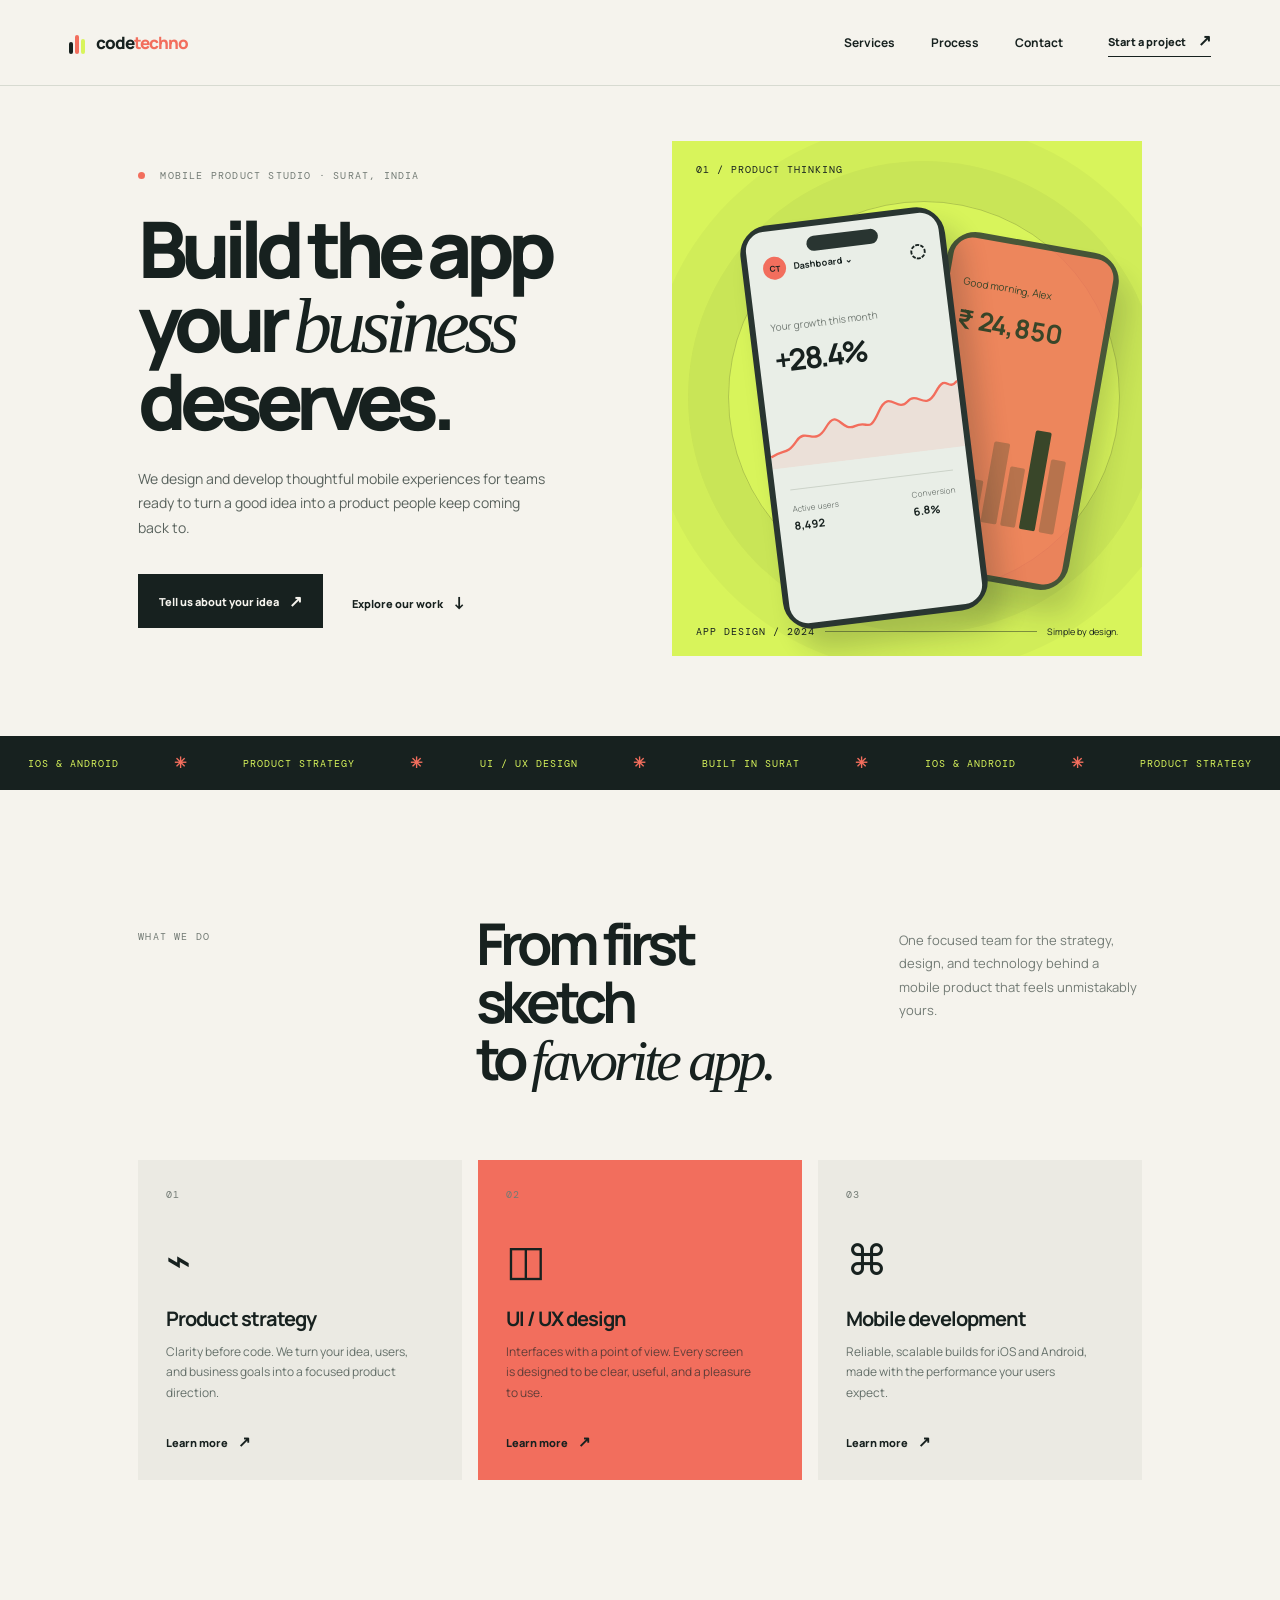
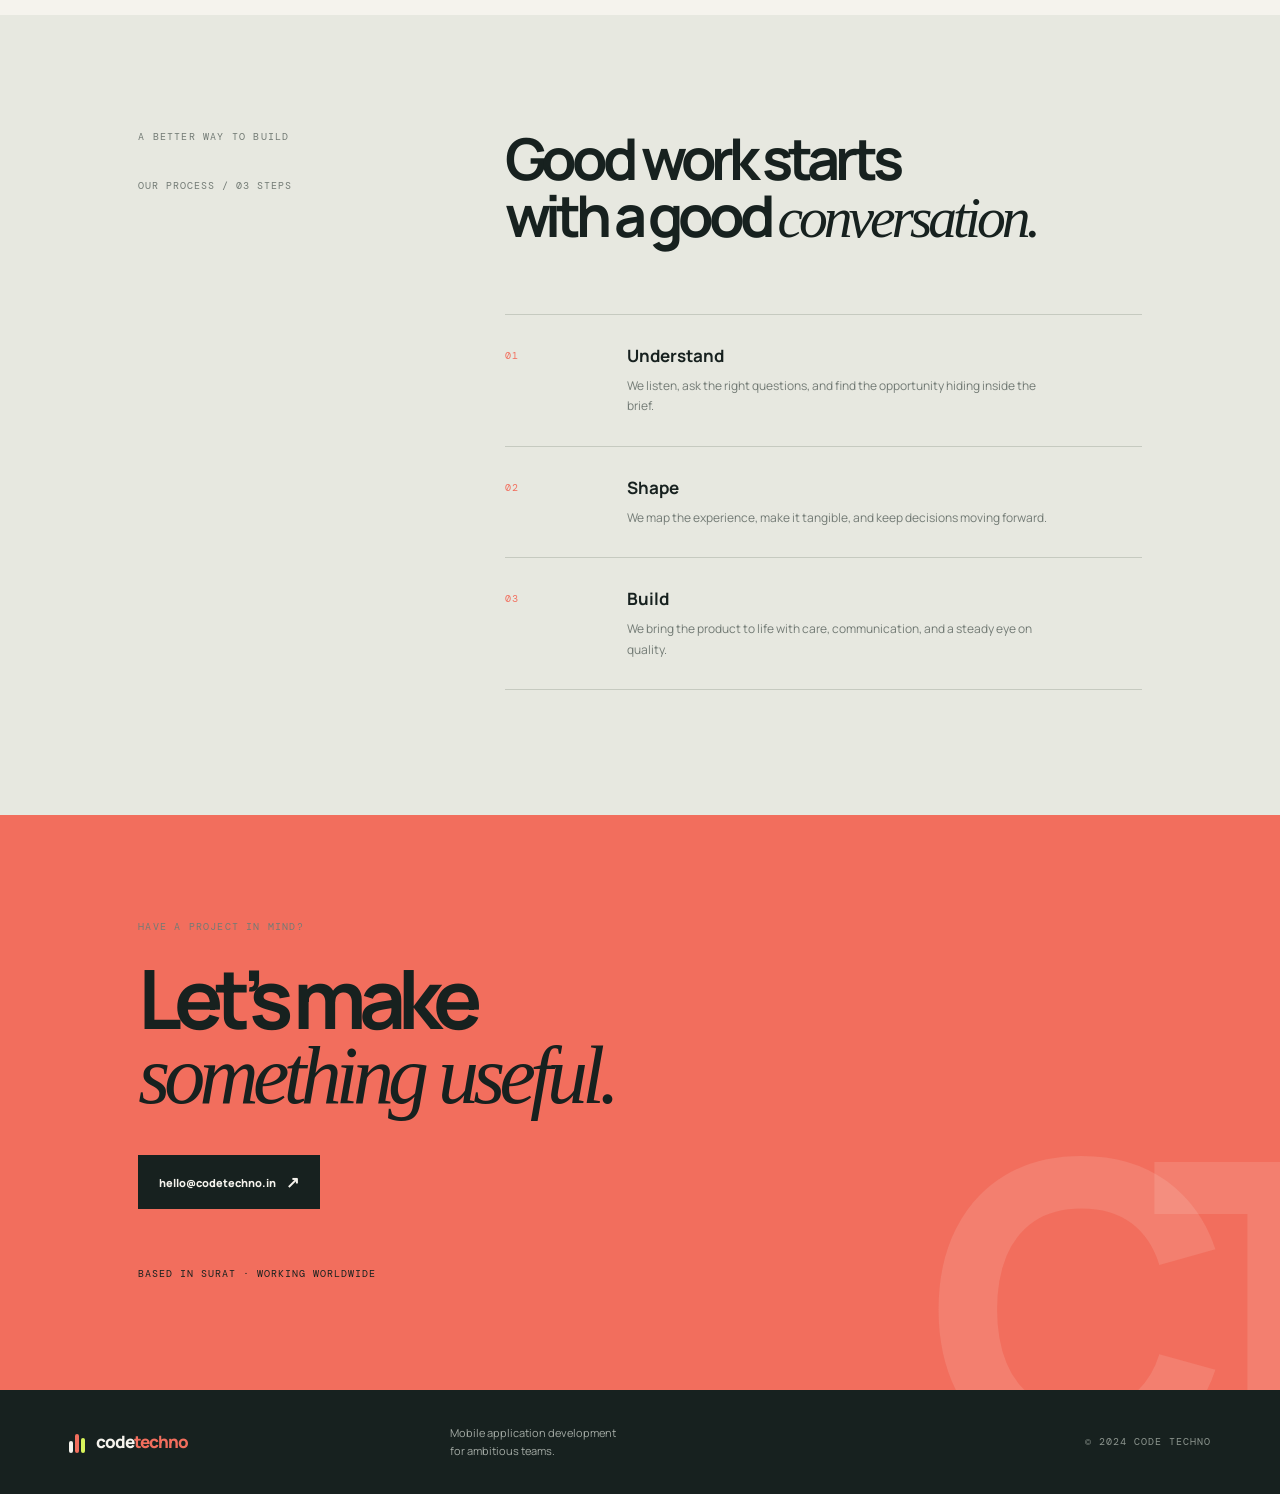
<file: index.html>
<!doctype html>
<html lang="en">
<head>
  <meta charset="UTF-8" />
  <meta name="viewport" content="width=device-width, initial-scale=1.0" />
  <meta name="description" content="Code Techno builds mobile apps that move ambitious businesses forward. Based in Surat, India." />
  <title>Code Techno | Mobile apps that move business forward</title>
  <link rel="preconnect" href="https://fonts.googleapis.com">
  <link rel="preconnect" href="https://fonts.gstatic.com" crossorigin>
  <link href="https://fonts.googleapis.com/css2?family=DM+Mono:wght@400;500&family=Manrope:wght@400;500;600;700;800&display=swap" rel="stylesheet">
  <link rel="stylesheet" href="styles.css" />
</head>
<body>
  <header class="site-header">
    <a class="brand" href="#top" aria-label="Code Techno home">
      <span class="brand-mark"><i></i><i></i><i></i></span>
      <span>code<span>techno</span></span>
    </a>
    <nav class="main-nav" aria-label="Main navigation">
      <a href="#services">Services</a>
      <a href="#process">Process</a>
      <a href="#contact">Contact</a>
    </nav>
    <a class="header-cta" href="#contact">Start a project <span>↗</span></a>
    <button class="menu-toggle" aria-label="Open menu" aria-expanded="false"><span></span><span></span></button>
  </header>

  <main id="top">
    <section class="hero section-pad">
      <div class="hero-copy reveal">
        <p class="eyebrow"><span class="status-dot"></span> Mobile product studio · Surat, India</p>
        <h1>Build the app<br />your <em>business</em><br />deserves.</h1>
        <p class="hero-intro">We design and develop thoughtful mobile experiences for teams ready to turn a good idea into a product people keep coming back to.</p>
        <div class="hero-actions">
          <a class="button button-dark" href="#contact">Tell us about your idea <span>↗</span></a>
          <a class="text-link" href="#services">Explore our work <span>↓</span></a>
        </div>
      </div>
      <div class="hero-visual reveal reveal-delay">
        <div class="visual-note mono">01 / PRODUCT THINKING</div>
        <div class="phone phone-back"><div class="phone-screen screen-back"><span>Good morning, Alex</span><strong>₹ 24,850</strong><div class="chart"><i></i><i></i><i></i><i></i><i></i><i></i><i></i></div></div></div>
        <div class="phone phone-front"><div class="phone-notch"></div><div class="phone-screen screen-front"><div class="app-top"><span class="avatar">CT</span><span>Dashboard <b>⌄</b></span><span class="bell">◌</span></div><p class="screen-label">Your growth this month</p><strong class="screen-number">+28.4%</strong><div class="line-chart"><svg viewBox="0 0 250 88" preserveAspectRatio="none" aria-hidden="true"><path d="M0 72 C18 63 20 72 35 55 S57 66 75 42 S93 51 112 45 S128 58 145 30 S168 35 183 22 S204 38 221 14 S235 17 250 3" fill="none" stroke="currentColor" stroke-width="3"/><path d="M0 72 C18 63 20 72 35 55 S57 66 75 42 S93 51 112 45 S128 58 145 30 S168 35 183 22 S204 38 221 14 S235 17 250 3 V88 H0Z" fill="currentColor" opacity=".11"/></svg></div><div class="mini-stats"><span>Active users <b>8,492</b></span><span>Conversion <b>6.8%</b></span></div></div></div>
        <div class="visual-caption"><span class="mono">APP DESIGN / 2024</span><span class="caption-line"></span><span>Simple by design.</span></div>
      </div>
    </section>

    <section class="ticker" aria-label="Capabilities"><div class="ticker-track mono"><span>iOS & Android</span><b>✳</b><span>Product strategy</span><b>✳</b><span>UI / UX design</span><b>✳</b><span>Built in Surat</span><b>✳</b><span>iOS & Android</span><b>✳</b><span>Product strategy</span></div></section>

    <section id="services" class="services section-pad">
      <div class="section-heading reveal"><p class="eyebrow">What we do</p><h2>From first sketch<br />to <em>favorite app.</em></h2><p>One focused team for the strategy, design, and technology behind a mobile product that feels unmistakably yours.</p></div>
      <div class="service-grid">
        <article class="service-card reveal"><span class="card-number mono">01</span><div class="card-icon">⌁</div><h3>Product strategy</h3><p>Clarity before code. We turn your idea, users, and business goals into a focused product direction.</p><a href="#contact" aria-label="Learn about product strategy">Learn more <span>↗</span></a></article>
        <article class="service-card service-card-featured reveal reveal-delay"><span class="card-number mono">02</span><div class="card-icon">◫</div><h3>UI / UX design</h3><p>Interfaces with a point of view. Every screen is designed to be clear, useful, and a pleasure to use.</p><a href="#contact" aria-label="Learn about UI and UX design">Learn more <span>↗</span></a></article>
        <article class="service-card reveal reveal-delay-2"><span class="card-number mono">03</span><div class="card-icon">⌘</div><h3>Mobile development</h3><p>Reliable, scalable builds for iOS and Android, made with the performance your users expect.</p><a href="#contact" aria-label="Learn about mobile development">Learn more <span>↗</span></a></article>
      </div>
    </section>

    <section id="process" class="process section-pad">
      <div class="process-label reveal"><p class="eyebrow">A better way to build</p><span class="mono">OUR PROCESS / 03 STEPS</span></div>
      <div class="process-content"><h2 class="reveal">Good work starts<br />with a good <em>conversation.</em></h2><div class="steps"><div class="step reveal"><span class="mono">01</span><div><h3>Understand</h3><p>We listen, ask the right questions, and find the opportunity hiding inside the brief.</p></div></div><div class="step reveal reveal-delay"><span class="mono">02</span><div><h3>Shape</h3><p>We map the experience, make it tangible, and keep decisions moving forward.</p></div></div><div class="step reveal reveal-delay-2"><span class="mono">03</span><div><h3>Build</h3><p>We bring the product to life with care, communication, and a steady eye on quality.</p></div></div></div></div>
    </section>

    <section id="contact" class="contact section-pad"><div class="contact-inner reveal"><p class="eyebrow">Have a project in mind?</p><h2>Let’s make<br /><em>something useful.</em></h2><a class="button button-light" href="mailto:hello@codetechno.in">hello@codetechno.in <span>↗</span></a><p class="contact-location mono">Based in Surat · Working worldwide</p></div><div class="contact-shape" aria-hidden="true">CT</div></section>
  </main>

  <footer class="site-footer"><a class="brand" href="#top"><span class="brand-mark"><i></i><i></i><i></i></span><span>code<span>techno</span></span></a><p>Mobile application development<br />for ambitious teams.</p><span class="mono">© 2024 CODE TECHNO</span></footer>
  <script src="script.js"></script>
</body>
</html>
</file>
<file: styles.css>
@import url('https://fonts.googleapis.com/css2?family=DM+Mono:wght@400;500&family=Manrope:wght@400;500;600;700;800&display=swap');
:root{--ink:#17211f;--paper:#f5f3ed;--acid:#d8f45b;--coral:#f26e5d;--muted:#737b75;--line:#d7dad1;--serif:Georgia,'Times New Roman',serif;--mono:'DM Mono',monospace}*{box-sizing:border-box}html{scroll-behavior:smooth}body{margin:0;background:var(--paper);color:var(--ink);font-family:'Manrope',sans-serif}a{color:inherit;text-decoration:none}button{font:inherit}.mono{font-family:var(--mono);font-size:10px;letter-spacing:.1em;text-transform:uppercase}.site-header{height:86px;padding:0 5.4vw;display:flex;align-items:center;justify-content:space-between;border-bottom:1px solid var(--line);position:relative;z-index:5}.brand{display:flex;align-items:center;gap:11px;font-weight:800;font-size:17px;letter-spacing:-.06em}.brand>span:last-child>span{color:var(--coral)}.brand-mark{display:flex;align-items:flex-end;gap:2px;height:23px}.brand-mark i{display:block;width:4px;background:var(--ink);border-radius:2px}.brand-mark i:nth-child(1){height:12px}.brand-mark i:nth-child(2){height:19px;background:var(--coral)}.brand-mark i:nth-child(3){height:15px;background:var(--acid)}.main-nav{display:flex;gap:36px;margin-left:auto;margin-right:45px;font-size:12px;font-weight:700}.main-nav a:hover,.text-link:hover{color:var(--coral)}.header-cta{font-size:11px;font-weight:800;border-bottom:1px solid var(--ink);padding-bottom:5px}.header-cta span,.button span{font-size:16px;margin-left:10px}.menu-toggle{display:none;background:none;border:0;width:34px}.menu-toggle span{display:block;height:1px;background:var(--ink);margin:6px 0}.section-pad{padding-left:10.8vw;padding-right:10.8vw}.hero{min-height:650px;display:grid;grid-template-columns:1fr 1fr;gap:5vw;align-items:center;padding-top:55px;padding-bottom:80px;overflow:hidden}.eyebrow{font-family:var(--mono);font-size:10px;text-transform:uppercase;letter-spacing:.12em;color:var(--muted);margin:0 0 29px}.status-dot{display:inline-block;width:7px;height:7px;background:var(--coral);border-radius:50%;margin-right:8px}.hero h1{font-size:clamp(3.5rem,6.1vw,6.3rem);line-height:.95;letter-spacing:-.09em;margin:0 0 29px;font-weight:800}.hero h1 em,.section-heading h2 em,.process h2 em,.contact h2 em{font-family:var(--serif);font-weight:400;letter-spacing:-.07em}.hero-intro{max-width:410px;line-height:1.75;color:#59625d;font-size:14px;margin:0 0 34px}.hero-actions{display:flex;align-items:center;gap:29px}.button{display:inline-flex;align-items:center;justify-content:center;padding:16px 21px;font-size:11px;font-weight:800;transition:transform .2s,background .2s}.button:hover{transform:translateY(-3px)}.button-dark{background:var(--ink);color:var(--paper)}.button-dark:hover{background:var(--coral)}.text-link{font-size:11px;font-weight:800}.text-link span{font-size:17px;margin-left:8px}.hero-visual{height:515px;position:relative;background:var(--acid);overflow:hidden}.hero-visual:before{content:'';position:absolute;width:390px;height:390px;border:1px solid rgba(23,33,31,.22);border-radius:50%;top:60px;left:12%;box-shadow:0 0 0 40px rgba(23,33,31,.04),0 0 0 80px rgba(23,33,31,.03)}.visual-note{position:absolute;top:22px;left:24px;z-index:2}.phone{position:absolute;background:#232e2b;border:6px solid #293531;border-radius:29px;box-shadow:14px 22px 26px rgba(23,33,31,.2)}.phone-back{height:342px;width:174px;right:10%;top:99px;transform:rotate(10deg);opacity:.82}.phone-front{width:206px;height:406px;left:19%;top:74px;transform:rotate(-7deg);z-index:2}.phone-screen{height:100%;border-radius:19px;overflow:hidden;padding:24px 15px;background:#e9eee7;color:var(--ink)}.screen-back{background:var(--coral);padding:31px 15px}.screen-back span{font-size:10px}.screen-back strong{display:block;font-size:26px;margin-top:10px}.chart{display:flex;gap:4px;align-items:end;height:120px;margin-top:60px}.chart i{width:17px;background:rgba(23,33,31,.3);border-radius:2px}.chart i:nth-child(1){height:28%}.chart i:nth-child(2){height:47%}.chart i:nth-child(3){height:34%}.chart i:nth-child(4){height:68%}.chart i:nth-child(5){height:50%}.chart i:nth-child(6){height:83%;background:var(--ink)}.chart i:nth-child(7){height:62%}.phone-notch{position:absolute;z-index:3;top:10px;left:50%;transform:translateX(-50%);height:15px;width:72px;border-radius:12px;background:#293531}.app-top{display:flex;align-items:center;gap:8px;font-size:9px;font-weight:700;margin-bottom:39px}.app-top span:nth-child(2){flex:1}.avatar{width:23px;height:23px;border-radius:50%;display:grid;place-items:center;background:var(--coral);font-size:8px}.bell{font-size:19px}.screen-label{font-size:10px;color:var(--muted);margin:0 0 6px}.screen-number{font-size:30px;letter-spacing:-.08em}.line-chart{color:var(--coral);margin:19px -15px 17px}.mini-stats{border-top:1px solid #ccd3c9;padding-top:13px;font-size:8px;display:flex;justify-content:space-between;color:var(--muted)}.mini-stats b{display:block;color:var(--ink);font-size:11px;margin-top:4px}.visual-caption{position:absolute;z-index:3;bottom:18px;left:24px;right:24px;display:flex;align-items:center;gap:10px;font-size:9px}.caption-line{height:1px;background:var(--ink);opacity:.45;flex:1}.ticker{background:var(--ink);color:var(--acid);overflow:hidden;padding:17px 0}.ticker-track{display:flex;align-items:center;justify-content:space-around;min-width:920px;font-size:10px}.ticker b{color:var(--coral);font-size:15px}.services{padding-top:125px;padding-bottom:135px}.section-heading{display:grid;grid-template-columns:1fr 1.3fr .85fr;gap:4vw;align-items:start;margin-bottom:70px}.section-heading .eyebrow{padding-top:15px}.section-heading h2,.process h2{font-size:clamp(2.8rem,4.5vw,5rem);line-height:1;letter-spacing:-.09em;margin:0}.section-heading>p:last-child{font-size:13px;line-height:1.8;color:var(--muted);max-width:250px;margin-top:14px}.service-grid{display:grid;grid-template-columns:repeat(3,1fr);gap:16px}.service-card{min-height:320px;background:#ebeae3;padding:28px;display:flex;flex-direction:column;position:relative;transition:transform .25s}.service-card:hover{transform:translateY(-7px)}.service-card-featured{background:var(--coral);color:var(--ink)}.card-number{color:var(--muted)}.card-icon{font-size:42px;margin-top:37px;line-height:1}.service-card h3{font-size:20px;letter-spacing:-.05em;margin:25px 0 10px}.service-card p{font-size:12px;line-height:1.7;color:#65706a;max-width:245px;margin:0}.service-card-featured p{color:#623d38}.service-card a{font-size:11px;font-weight:800;margin-top:auto}.service-card a span{margin-left:8px;font-size:15px}.process{background:#e7e8e0;display:grid;grid-template-columns:1fr 2.2fr;gap:6vw;padding-top:115px;padding-bottom:125px}.process-label span{color:var(--muted)}.process-content>h2{margin-bottom:67px}.steps{border-top:1px solid #c6cac0}.step{display:grid;grid-template-columns:100px 1fr;gap:22px;padding:29px 0;border-bottom:1px solid #c6cac0}.step>span{color:var(--coral);padding-top:5px}.step h3{font-size:17px;margin:0 0 9px}.step p{font-size:12px;color:var(--muted);margin:0;line-height:1.7;max-width:430px}.contact{background:var(--coral);min-height:545px;position:relative;overflow:hidden;padding-top:105px;padding-bottom:100px}.contact-inner{position:relative;z-index:1}.contact h2{font-size:clamp(3.6rem,6.4vw,6.7rem);line-height:.9;letter-spacing:-.1em;margin:0 0 43px}.button-light{background:var(--ink);color:var(--paper)}.button-light:hover{background:var(--paper);color:var(--ink)}.contact-location{margin-top:58px}.contact-shape{position:absolute;font-size:32vw;font-weight:800;letter-spacing:-.2em;line-height:1;color:rgba(245,243,237,.12);right:-3vw;bottom:-9vw}.site-footer{background:var(--ink);color:var(--paper);display:grid;grid-template-columns:1fr 1fr 1fr;align-items:center;padding:34px 5.4vw}.site-footer .brand-mark i:first-child{background:var(--paper)}.site-footer p{font-size:11px;line-height:1.6;color:#a3aaa4;margin:0}.site-footer>.mono{justify-self:end;color:#8c958e}.reveal{opacity:0;transform:translateY(18px);transition:opacity .7s ease,transform .7s ease}.reveal.is-visible{opacity:1;transform:translateY(0)}.reveal-delay{transition-delay:.13s}.reveal-delay-2{transition-delay:.24s}@media(max-width:800px){.site-header{height:72px;padding:0 6vw}.main-nav,.header-cta{display:none}.menu-toggle{display:block}.main-nav.open{display:flex;position:absolute;top:72px;left:0;right:0;background:var(--paper);padding:24px 6vw;border-bottom:1px solid var(--line);margin:0;flex-direction:column;gap:20px}.hero{display:flex;flex-direction:column;align-items:stretch;padding:70px 6vw 68px;gap:55px}.hero h1{font-size:clamp(3.4rem,15vw,5.4rem)}.hero-visual{height:475px}.phone-front{left:18%;top:67px}.phone-back{right:9%;top:91px}.section-pad{padding-left:6vw;padding-right:6vw}.services{padding-top:80px;padding-bottom:85px}.section-heading{display:block;margin-bottom:42px}.section-heading h2{margin-bottom:27px}.section-heading>p:last-child{max-width:350px}.service-grid{grid-template-columns:1fr}.service-card{min-height:290px}.process{display:block;padding-top:80px;padding-bottom:85px}.process-label{display:flex;justify-content:space-between;margin-bottom:54px;align-items:start}.process-content>h2{margin-bottom:48px}.contact{padding-top:82px;padding-bottom:80px;min-height:480px}.contact-shape{font-size:60vw}.site-footer{grid-template-columns:1fr 1fr;gap:27px;padding:32px 6vw}.site-footer>.mono{grid-column:1 / -1;justify-self:start}}@media(max-width:430px){.hero-visual{height:410px}.phone-front{width:178px;height:355px;left:12%;top:65px}.phone-back{height:300px;width:152px;right:3%;top:89px}.phone-screen{padding:23px 12px}.screen-back{padding:27px 12px}.line-chart{margin-left:-12px;margin-right:-12px}.visual-caption{left:16px;right:16px}.hero-actions{align-items:flex-start;flex-direction:column;gap:21px}.process-label{display:block}.process-label span{display:block;margin-top:20px}.step{grid-template-columns:55px 1fr}}
</file>
